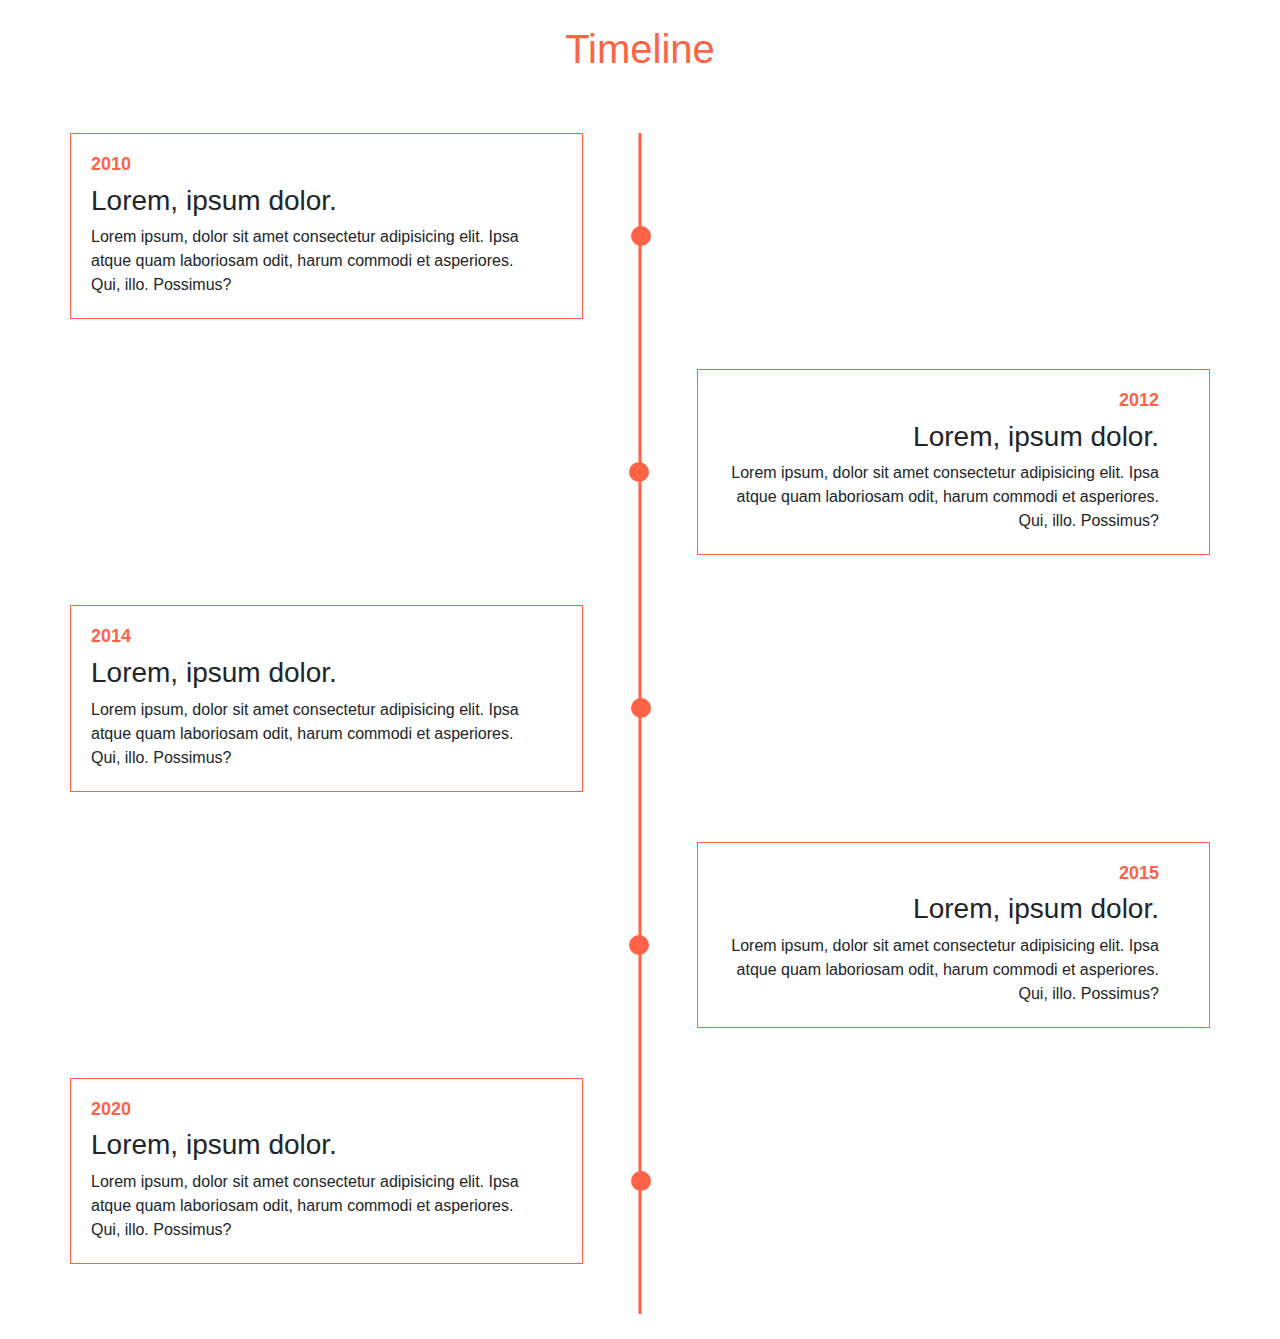
<file: index.html>
<!doctype html>
<html lang="en">
  <head>
    <!-- Required meta tags -->
    <meta charset="utf-8">
    <meta name="viewport" content="width=device-width, initial-scale=1">
    <!-- Google Fonts  -->

   
    <!-- Fonts awesome Icon  -->
    <!-- <link rel="stylesheet" href="assets/css/all.min.css"> -->
    <!-- Bootstrap CSS -->
    <link rel="stylesheet" href="assets/css/bootstrap.css">
    <!-- Custom Css  -->
    <link rel="stylesheet" href="assets/css/style.css">
    <!-- Responsive Css  -->
    <!-- <link rel="stylesheet" href="assets/css/responsive.css"> -->

    <title>zen-work</title>
  </head>
  <body>
    <!-- ===================== Header Area Start =========================== -->

    <div class="container">
      <div class="row">
        <div class="main">
          <h1>Timeline</h1>
          <ul class="single-area">
            <li>
              <div class="sigle">
                <h5>2010</h5>
                <h3>Lorem, ipsum dolor.</h3>
                <p>Lorem ipsum, dolor sit amet consectetur adipisicing elit. Ipsa atque quam laboriosam odit, harum commodi et asperiores. Qui, illo. Possimus?</p>
              </div>
            </li>
            <li>
              <div class="sigle">
                <h5>2012</h5>
                <h3>Lorem, ipsum dolor.</h3>
                <p>Lorem ipsum, dolor sit amet consectetur adipisicing elit. Ipsa atque quam laboriosam odit, harum commodi et asperiores. Qui, illo. Possimus?</p>
              </div>
            </li>
            <li>
              <div class="sigle">
                <h5>2014</h5>
                <h3>Lorem, ipsum dolor.</h3>
                <p>Lorem ipsum, dolor sit amet consectetur adipisicing elit. Ipsa atque quam laboriosam odit, harum commodi et asperiores. Qui, illo. Possimus?</p>
              </div>
            </li>
            <li>
              <div class="sigle">
                <h5>2015</h5>
                <h3>Lorem, ipsum dolor.</h3>
                <p>Lorem ipsum, dolor sit amet consectetur adipisicing elit. Ipsa atque quam laboriosam odit, harum commodi et asperiores. Qui, illo. Possimus?</p>
              </div>
            </li>
            <li>
              <div class="sigle">
                <h5>2020</h5>
                <h3>Lorem, ipsum dolor.</h3>
                <p>Lorem ipsum, dolor sit amet consectetur adipisicing elit. Ipsa atque quam laboriosam odit, harum commodi et asperiores. Qui, illo. Possimus?</p>
              </div>
            </li>
           
          </ul>
        </div>
      </div>
    </div>
    <!-- ===================== Header Area Start  ========================== -->



  <!-- ==================== Jquery links And Bootstap js =================== -->
    <!-- <script src="assets/js/jquery-3.6.0.min.js"></script> -->
    
  

    <!-- <script src="assets/js/popper.min.js"></script> -->
    <!-- <script src="assets/js/bootstrap.min.js"></script> -->
    <!-- Custom js  -->
    <!-- <script src="assets/js/script.js"></script> -->
    <script>
      

    </script>
  </body>
</html>
</file>
<file: assets/css/style.css>
.main{
    padding: 25px 0;
}
.main h1{
    text-align: center;
    font-family: Arial, Helvetica, sans-serif;
    color: tomato;
    margin-bottom: 60px;
}
.single-area{
    overflow: hidden;
    margin: 0;
    padding: 0;
    position: relative;
}
.single-area::after{
    content: '';
    width: 3px;
    height: 100%;background-color: tomato;
    position: absolute;
    top: 0;
    left: 50%;
    transform: translateX(-50%);
}
.single-area li{
    width: 45%;
    border: 1px solid tomato;
    list-style: none;
    float: left;
    display: table;
    clear: both;
    margin-bottom: 50px;
    position: relative;
}
.single-area li::after, .single-area li:nth-child(even)::before {
    content: '';
    width: 20px;
    height: 20px;
    border-radius: 50%;
    background-color: tomato;
    position: absolute;
    top: 50%;
    right: -13.5%;
}
.single-area li:nth-child(even)::before{
    left: -13.5%;
}
.single-area li:nth-child(even){
    float: right;
    text-align: right;
}

.sigle{
    font-family: Arial, Helvetica, sans-serif;
    padding: 20px 50px 5px 20px;
}
.sigle h5{
    font-weight: 700;
    font-size: 18px;
    color: tomato;
}
</file>
<file: assets/css/responsive.css>
/* ===================================================================
vX-Small devices (portrait phones, less than 576px)
=================================================================== */
@media (max-width: 575.98px) { }

/* ===================================================================
Small devices (landscape phones, less than 768px)
=================================================================== */
@media (min-width: 576px) and (max-width: 767.98px) { }

/* ===================================================================
Medium devices (tablets, less than 992px) 
=================================================================== */
@media (min-width: 768px) and (max-width: 991.98px) { }

/* ===================================================================
Large devices (desktops, less than 1200px)
=================================================================== */
@media (min-width: 992) and (max-width: 1199.98px) { }

/* ===================================================================
X-Large devices (large desktops, less than 1400px)
=================================================================== */
@media (min-width: 1200px) and (max-width: 1399.98px) { }

/* ===================================================================
XX-Large devices (larger desktops)
=================================================================== */
@media (min-width: 1399.98px) { }


/* No media query since the xxl breakpoint has no upper bound on its width */
</file>
